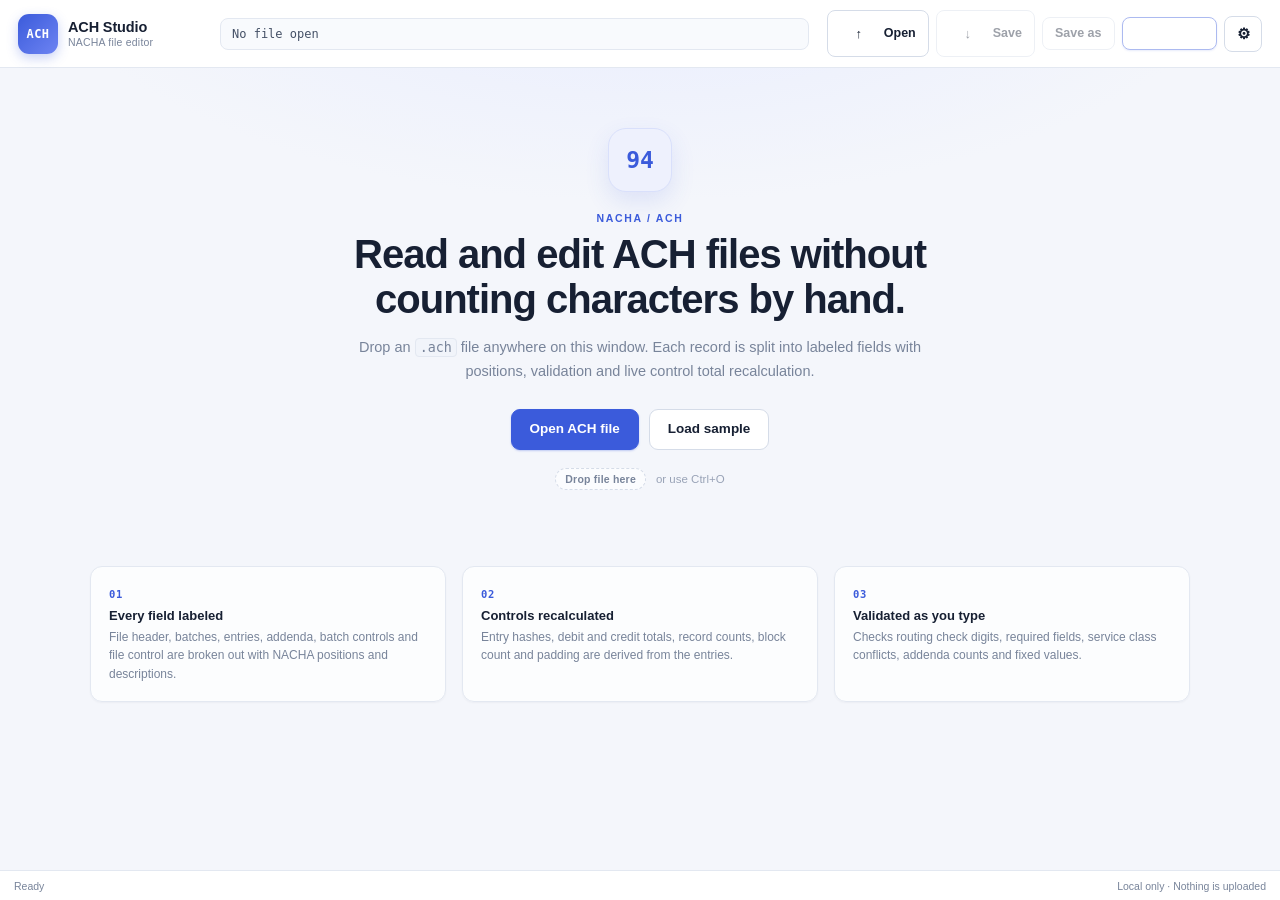
<file: index.html>
<!doctype html>
<html lang="en">
<head>
  <meta charset="utf-8">
  <meta name="viewport" content="width=device-width, initial-scale=1">
  <title>ACH Studio — NACHA file editor</title>
  <meta name="description" content="Open, inspect and edit NACHA ACH files with labeled fields and automatic control total recalculation.">
  <link rel="icon" href="data:image/svg+xml,%3Csvg xmlns='http://www.w3.org/2000/svg' viewBox='0 0 64 64'%3E%3Crect width='64' height='64' rx='14' fill='%233b5bdb'/%3E%3Ctext x='32' y='42' font-family='monospace' font-size='24' font-weight='700' text-anchor='middle' fill='white'%3EACH%3C/text%3E%3C/svg%3E">
  <link rel="stylesheet" href="css/styles.css">
</head>
<body>
  <div class="app">
    <header class="topbar">
      <div class="brand">
        <div class="brand-mark" aria-hidden="true">ACH</div>
        <div class="brand-text">
          <span class="brand-name">ACH Studio</span>
          <span class="brand-sub">NACHA file editor</span>
        </div>
      </div>

      <div class="file-meta">
        <span class="file-name" id="fileName">No file open</span>
        <span class="dirty-dot" id="dirtyDot" hidden title="Unsaved changes"></span>
      </div>

      <div class="top-actions">
        <button class="btn" id="btnOpen" type="button" title="Open an ACH file (Ctrl+O)">
          <span class="btn-icon" aria-hidden="true">&#8593;</span> Open
        </button>
        <button class="btn" id="btnSave" type="button" disabled title="Save (Ctrl+S)">
          <span class="btn-icon" aria-hidden="true">&#8595;</span> Save
        </button>
        <button class="btn" id="btnSaveAs" type="button" disabled title="Save as a new file (Ctrl+Shift+S)">Save as</button>
        <button class="btn btn-accent" id="btnRecalc" type="button" disabled title="Recalculate all control totals, hashes, counts and padding">
          Recalculate
        </button>
        <div class="menu-wrap">
          <button class="btn btn-icon" id="btnSettings" type="button" aria-label="Settings" aria-expanded="false" title="Settings">&#9881;</button>
          <div class="menu" id="settingsMenu" hidden>
            <div class="menu-head">Settings</div>
            <label class="menu-check">
              <input type="checkbox" id="optAutoFix" checked>
              <span>
                <strong>Protect derived fields</strong>
                <small>Recalculate hashes, counts and totals as you edit</small>
              </span>
            </label>
            <label class="menu-check">
              <input type="checkbox" id="optWhitespace">
              <span>
                <strong>Show spaces in raw records</strong>
                <small>Display spaces as dots so blank padding is visible</small>
              </span>
            </label>
            <div class="menu-sep"></div>
            <label class="menu-row">
              <span>Line endings</span>
              <select id="optLineEnding">
                <option value="crlf">Windows (CRLF)</option>
                <option value="lf">Unix (LF)</option>
              </select>
            </label>
            <label class="menu-check">
              <input type="checkbox" id="optFinalNewline">
              <span>
                <strong>End file with a newline</strong>
                <small>Most ACH files include a final line break</small>
              </span>
            </label>
            <div class="menu-sep"></div>
            <button class="menu-action" id="btnRawFile" type="button">View raw file&hellip;</button>
            <button class="menu-action" id="btnLoadSampleMenu" type="button">Load sample file</button>
          </div>
        </div>
      </div>
    </header>

    <div class="banner" id="banner" hidden>
      <div class="banner-body">
        <span class="banner-dot" aria-hidden="true"></span>
        <div class="banner-text">
          <strong id="bannerTitle"></strong>
          <span id="bannerMessage"></span>
        </div>
      </div>
      <div class="banner-actions" id="bannerActions"></div>
    </div>

    <div class="empty" id="emptyState">
      <div class="empty-inner">
        <div class="empty-mark" aria-hidden="true">94</div>
        <p class="eyebrow">NACHA / ACH</p>
        <h1>Read and edit ACH files without counting characters by hand.</h1>
        <p class="empty-lead">
          Drop an <code>.ach</code> file anywhere on this window. Each record is split into
          labeled fields with positions, validation and live control total recalculation.
        </p>
        <div class="empty-actions">
          <button class="btn btn-accent btn-lg" id="btnOpenEmpty" type="button">Open ACH file</button>
          <button class="btn btn-lg" id="btnSampleEmpty" type="button">Load sample</button>
        </div>
        <div class="drop-hint">
          <span class="drop-key">Drop file here</span>
          <span>or use Ctrl+O</span>
        </div>
        <div class="restore-host" id="restoreHost"></div>
      </div>
      <div class="feature-row">
        <div class="feature">
          <span class="feature-num">01</span>
          <strong>Every field labeled</strong>
          <p>File header, batches, entries, addenda, batch controls and file control are broken out with NACHA positions and descriptions.</p>
        </div>
        <div class="feature">
          <span class="feature-num">02</span>
          <strong>Controls recalculated</strong>
          <p>Entry hashes, debit and credit totals, record counts, block count and padding are derived from the entries.</p>
        </div>
        <div class="feature">
          <span class="feature-num">03</span>
          <strong>Validated as you type</strong>
          <p>Checks routing check digits, required fields, service class conflicts, addenda counts and fixed values.</p>
        </div>
      </div>
    </div>

    <div class="workspace" id="workspace" hidden>
      <aside class="sidebar" id="sidebar">
        <div class="sidebar-scroll">
          <div id="summaryHost"></div>
          <div class="outline-block">
            <div class="outline-title">Contents</div>
            <nav class="outline" id="outline" aria-label="File contents"></nav>
          </div>
          <div class="sidebar-tip">
            <strong>Tip</strong>
            <p>Derived fields have an <span class="auto-badge">AUTO</span> badge. Recalculate overwrites them from the entries.</p>
          </div>
        </div>
      </aside>

      <main class="main" id="main">
        <div class="main-inner">
          <div id="bannerInline"></div>
          <div id="mapHost"></div>
          <div id="diagnosticsHost"></div>
          <div id="sections"></div>
          <div class="main-footer">
            <span>ACH Studio runs entirely on this computer. Files are never uploaded.</span>
            <button class="linklike" id="btnRawFooter" type="button">View raw file</button>
          </div>
        </div>
      </main>
    </div>

    <footer class="statusbar">
      <span id="statusLeft">Ready</span>
      <span id="statusCenter"></span>
      <span id="statusRight"></span>
    </footer>
  </div>

  <div class="drop-overlay" id="dropOverlay" hidden>
    <div class="drop-overlay-inner">
      <div class="drop-big">Drop ACH file</div>
      <p>The file stays on your computer.</p>
    </div>
  </div>

  <div class="toasts" id="toasts" aria-live="polite" aria-atomic="false"></div>
  <div id="modalRoot"></div>

  <datalist id="dl-return-codes"></datalist>
  <datalist id="dl-change-codes"></datalist>
  <input type="file" id="fileInput" accept=".ach,.txt,text/plain" hidden>

  <script src="js/core.js"></script>
  <script src="js/sample.js"></script>
  <script src="js/app.js"></script>
</body>
</html>
</file>
<file: css/styles.css>
/* ACH Studio — styles */
:root {
  --bg: #f4f6fb;
  --surface: #ffffff;
  --surface-2: #f8fafd;
  --surface-3: #f1f4fa;
  --ink: #172033;
  --ink-2: #445066;
  --ink-3: #78849a;
  --ink-4: #98a2b6;
  --line: #e3e8f1;
  --line-2: #d5dce8;
  --accent: #3b5bdb;
  --accent-dark: #2f49b2;
  --accent-soft: #eef1fd;
  --accent-line: #d9e0fb;
  --green: #0f7a58;
  --green-soft: #e7f6f0;
  --red: #c22b42;
  --red-soft: #fdeef1;
  --amber: #9a6503;
  --amber-soft: #fff4dc;
  --violet: #6341b8;
  --violet-soft: #f2edfc;
  --violet-line: #e2d8f8;
  --mono: ui-monospace, SFMono-Regular, "Cascadia Mono", "Roboto Mono", Consolas, monospace;
  --shadow-sm: 0 1px 2px rgba(16, 24, 40, 0.04);
  --shadow-md: 0 8px 24px rgba(23, 32, 51, 0.08);
  --radius: 12px;
}

*,
*::before,
*::after { box-sizing: border-box; }

[hidden] { display: none !important; }

html,
body { height: 100%; }

body {
  margin: 0;
  font-family: -apple-system, BlinkMacSystemFont, "Segoe UI", Roboto, "Helvetica Neue", Arial, sans-serif;
  font-size: 14px;
  color: var(--ink);
  background: var(--bg);
  -webkit-font-smoothing: antialiased;
  text-rendering: optimizeLegibility;
}

button,
input,
select,
textarea { font: inherit; }

button { color: inherit; }

code {
  font-family: var(--mono);
  font-size: 0.92em;
  background: var(--surface-3);
  border: 1px solid var(--line);
  border-radius: 4px;
  padding: 1px 4px;
}

::selection { background: #cdd8ff; }

.app {
  height: 100vh;
  display: flex;
  flex-direction: column;
  overflow: hidden;
}

/* ------------------------------------------------------------------ *
 * Top bar
 * ------------------------------------------------------------------ */

.topbar {
  position: relative;
  z-index: 30;
  flex: 0 0 auto;
  display: flex;
  align-items: center;
  gap: 18px;
  min-height: 64px;
  padding: 10px 18px;
  background: rgba(255, 255, 255, 0.96);
  border-bottom: 1px solid var(--line);
  backdrop-filter: blur(8px);
}

.brand {
  display: flex;
  align-items: center;
  gap: 10px;
  flex: 0 0 auto;
  min-width: 184px;
}

.brand-mark {
  width: 40px;
  height: 40px;
  border-radius: 11px;
  display: grid;
  place-items: center;
  color: #fff;
  font-family: var(--mono);
  font-size: 12px;
  font-weight: 700;
  letter-spacing: 0.03em;
  background: linear-gradient(135deg, #3b5bdb 0%, #6d83f2 100%);
  box-shadow: 0 4px 12px rgba(59, 91, 219, 0.28);
}

.brand-text {
  display: flex;
  flex-direction: column;
  line-height: 1.2;
}

.brand-name { font-size: 14.5px; font-weight: 700; letter-spacing: -0.01em; }
.brand-sub { font-size: 10.5px; color: var(--ink-3); letter-spacing: 0.02em; }

.file-meta {
  flex: 1 1 auto;
  min-width: 0;
  display: flex;
  align-items: center;
  gap: 8px;
  padding: 8px 11px;
  background: var(--surface-2);
  border: 1px solid var(--line);
  border-radius: 8px;
}

.file-name {
  min-width: 0;
  overflow: hidden;
  white-space: nowrap;
  text-overflow: ellipsis;
  font-family: var(--mono);
  font-size: 12px;
  color: var(--ink-2);
}

.dirty-dot {
  flex: 0 0 auto;
  width: 8px;
  height: 8px;
  border-radius: 50%;
  background: var(--accent);
  box-shadow: 0 0 0 3px rgba(59, 91, 219, 0.15);
}

.top-actions {
  flex: 0 0 auto;
  display: flex;
  align-items: center;
  gap: 7px;
}

/* ------------------------------------------------------------------ *
 * Buttons and menus
 * ------------------------------------------------------------------ */

.btn {
  display: inline-flex;
  align-items: center;
  justify-content: center;
  gap: 6px;
  padding: 8px 12px;
  border: 1px solid var(--line-2);
  border-radius: 8px;
  background: var(--surface);
  color: var(--ink);
  font-size: 12.5px;
  font-weight: 600;
  line-height: 1.2;
  white-space: nowrap;
  cursor: pointer;
  text-decoration: none;
  transition: background 0.14s ease, border-color 0.14s ease, color 0.14s ease, box-shadow 0.14s ease;
}

.btn:hover { background: #f7f9ff; border-color: #c9d3ea; }
.btn:active { transform: translateY(0.5px); }
.btn:focus-visible { outline: none; box-shadow: 0 0 0 3px rgba(59, 91, 219, 0.2); }
.btn:disabled { opacity: 0.42; cursor: not-allowed; background: var(--surface); }
.btn:disabled:hover { border-color: var(--line-2); }

.btn-accent {
  color: #fff;
  background: var(--accent);
  border-color: var(--accent);
  box-shadow: 0 1px 2px rgba(59, 91, 219, 0.28);
}
.btn-accent:hover { background: var(--accent-dark); border-color: var(--accent-dark); }

.btn-danger {
  color: #fff;
  background: var(--red);
  border-color: var(--red);
}
.btn-danger:hover { background: #a92237; border-color: #a92237; }

.btn-ghost {
  background: transparent;
  border-color: transparent;
  color: var(--ink-3);
}
.btn-ghost:hover { background: var(--surface-3); border-color: transparent; color: var(--ink); }

.btn-sm { padding: 6px 10px; font-size: 11.5px; border-radius: 7px; }
.btn-xs { padding: 4px 8px; font-size: 10.5px; border-radius: 6px; }
.btn-lg { padding: 11px 18px; font-size: 13.5px; border-radius: 9px; }
.btn-icon { width: 38px; padding: 8px 0; font-size: 15px; }
.btn .btn-icon { font-size: 13px; line-height: 1; }

.icon-btn {
  display: inline-grid;
  place-items: center;
  width: 30px;
  height: 30px;
  padding: 0;
  border: 0;
  border-radius: 6px;
  background: transparent;
  color: var(--ink-3);
  font-size: 20px;
  line-height: 1;
  cursor: pointer;
}
.icon-btn:hover { background: var(--surface-3); color: var(--ink); }

.linklike {
  padding: 0;
  border: 0;
  background: none;
  color: var(--accent);
  font-size: inherit;
  font-weight: 600;
  cursor: pointer;
}
.linklike:hover { text-decoration: underline; }

.menu-wrap { position: relative; }

.menu {
  position: absolute;
  top: calc(100% + 8px);
  right: 0;
  z-index: 80;
  width: 318px;
  padding: 8px;
  background: var(--surface);
  border: 1px solid var(--line);
  border-radius: var(--radius);
  box-shadow: 0 18px 48px rgba(23, 32, 51, 0.18);
  animation: menu-in 0.14s ease-out;
}

.menu-head {
  padding: 6px 10px 7px;
  font-size: 10px;
  font-weight: 700;
  letter-spacing: 0.09em;
  text-transform: uppercase;
  color: var(--ink-4);
}

.menu-check {
  display: flex;
  align-items: flex-start;
  gap: 10px;
  padding: 9px 10px;
  border-radius: 8px;
  cursor: pointer;
}
.menu-check:hover { background: var(--surface-2); }
.menu-check input { margin: 2px 0 0; accent-color: var(--accent); flex: 0 0 auto; }
.menu-check strong { display: block; font-size: 12.5px; font-weight: 600; color: var(--ink); }
.menu-check small { display: block; margin-top: 2px; font-size: 11px; line-height: 1.35; color: var(--ink-3); }

.menu-sep { height: 1px; margin: 6px 4px; background: var(--line); }

.menu-row {
  display: flex;
  align-items: center;
  justify-content: space-between;
  gap: 10px;
  padding: 8px 10px;
  font-size: 12px;
  color: var(--ink-2);
}
.menu-row select {
  border: 1px solid var(--line-2);
  border-radius: 6px;
  padding: 5px 7px;
  background: var(--surface);
  font-size: 12px;
  color: var(--ink);
}

.menu-action {
  display: block;
  width: 100%;
  padding: 9px 10px;
  border: 0;
  border-radius: 7px;
  background: transparent;
  text-align: left;
  font-size: 12.5px;
  color: var(--ink-2);
  cursor: pointer;
}
.menu-action:hover { background: var(--surface-2); color: var(--ink); }

/* ------------------------------------------------------------------ *
 * Banner
 * ------------------------------------------------------------------ */

.banner {
  flex: 0 0 auto;
  display: flex;
  align-items: center;
  justify-content: space-between;
  gap: 16px;
  padding: 9px 18px;
  border-bottom: 1px solid var(--line);
  font-size: 12.5px;
}

.banner-error { background: #fdf1f3; border-bottom-color: #f4cdd4; color: #7c1c2a; }
.banner-warn { background: #fff8e9; border-bottom-color: #f0ddb4; color: #7a5408; }

.banner-body { display: flex; align-items: center; gap: 10px; min-width: 0; }
.banner-dot { flex: 0 0 auto; width: 9px; height: 9px; border-radius: 50%; background: currentColor; box-shadow: 0 0 0 3px rgba(255, 255, 255, 0.55); }
.banner-text { min-width: 0; }
.banner-text strong { display: block; font-size: 12.5px; }
.banner-text span { display: block; margin-top: 1px; opacity: 0.86; font-size: 11.5px; }
.banner-actions { display: flex; align-items: center; gap: 7px; flex: 0 0 auto; }
.banner-actions .btn { background: rgba(255, 255, 255, 0.7); border-color: rgba(23, 32, 51, 0.12); color: inherit; }
.banner-actions .btn:hover { background: #fff; }
.banner-actions .btn-accent { color: #fff; background: var(--accent); border-color: var(--accent); }

/* ------------------------------------------------------------------ *
 * Empty state
 * ------------------------------------------------------------------ */

.empty {
  flex: 1 1 auto;
  min-height: 0;
  overflow-y: auto;
  display: flex;
  flex-direction: column;
  align-items: center;
  padding: 60px 24px 0;
  background:
    radial-gradient(900px 420px at 50% -160px, #e6ebff 0%, rgba(230, 235, 255, 0) 70%),
    var(--bg);
}

.empty-inner { width: 100%; max-width: 730px; text-align: center; }

.empty-mark {
  width: 64px;
  height: 64px;
  margin: 0 auto 20px;
  display: grid;
  place-items: center;
  border-radius: 18px;
  border: 1px solid var(--accent-line);
  background: var(--accent-soft);
  color: var(--accent);
  font-family: var(--mono);
  font-size: 23px;
  font-weight: 700;
  box-shadow: 0 10px 24px rgba(59, 91, 219, 0.12);
}

.eyebrow {
  margin: 0;
  font-size: 10.5px;
  font-weight: 700;
  letter-spacing: 0.16em;
  text-transform: uppercase;
  color: var(--accent);
}

.empty h1 {
  margin: 8px 0 14px;
  font-size: clamp(28px, 4.4vw, 40px);
  line-height: 1.12;
  letter-spacing: -0.025em;
  font-weight: 750;
}

.empty-lead {
  max-width: 580px;
  margin: 0 auto;
  font-size: 14.5px;
  line-height: 1.65;
  color: var(--ink-3);
}

.empty-actions {
  display: flex;
  align-items: center;
  justify-content: center;
  gap: 10px;
  margin-top: 26px;
  flex-wrap: wrap;
}

.drop-hint {
  display: flex;
  align-items: center;
  justify-content: center;
  gap: 10px;
  margin-top: 18px;
  font-size: 11.5px;
  color: var(--ink-4);
}

.drop-key {
  display: inline-flex;
  align-items: center;
  padding: 4px 9px;
  border: 1px dashed var(--line-2);
  border-radius: 999px;
  background: rgba(255, 255, 255, 0.65);
  font-size: 10.5px;
  font-weight: 600;
  letter-spacing: 0.02em;
  color: var(--ink-3);
}

.restore-host { margin-top: 24px; }

.restore-card {
  display: flex;
  align-items: center;
  gap: 12px;
  max-width: 620px;
  margin: 0 auto;
  padding: 12px 14px;
  text-align: left;
  background: var(--surface);
  border: 1px solid var(--line);
  border-radius: 11px;
  box-shadow: var(--shadow-sm);
}

.restore-icon {
  flex: 0 0 auto;
  width: 34px;
  height: 34px;
  display: grid;
  place-items: center;
  border-radius: 9px;
  background: var(--accent-soft);
  color: var(--accent);
  font-size: 18px;
}

.restore-body { display: flex; flex-direction: column; min-width: 0; }
.restore-body strong { font-size: 12.5px; }
.restore-body span { margin-top: 2px; overflow: hidden; white-space: nowrap; text-overflow: ellipsis; font-family: var(--mono); font-size: 10.5px; color: var(--ink-3); }
.restore-actions { display: flex; gap: 6px; margin-left: auto; flex: 0 0 auto; }

.feature-row {
  display: grid;
  grid-template-columns: repeat(3, minmax(0, 1fr));
  gap: 16px;
  width: 100%;
  max-width: 1100px;
  margin: 52px auto 0;
  padding-bottom: 48px;
}

.feature {
  padding: 18px;
  text-align: left;
  background: rgba(255, 255, 255, 0.78);
  border: 1px solid var(--line);
  border-radius: var(--radius);
  box-shadow: var(--shadow-sm);
}

.feature-num {
  font-family: var(--mono);
  font-size: 10.5px;
  font-weight: 700;
  color: var(--accent);
  letter-spacing: 0.06em;
}
.feature strong { display: block; margin: 7px 0 5px; font-size: 13px; }
.feature p { margin: 0; font-size: 12px; line-height: 1.55; color: var(--ink-3); }

/* ------------------------------------------------------------------ *
 * Workspace and sidebar
 * ------------------------------------------------------------------ */

.workspace {
  flex: 1 1 auto;
  min-height: 0;
  display: grid;
  grid-template-columns: 288px minmax(0, 1fr);
}

.sidebar {
  min-height: 0;
  background: #f8faff;
  border-right: 1px solid var(--line);
}

.sidebar-scroll {
  height: 100%;
  overflow-y: auto;
  padding: 16px 14px 34px;
  display: flex;
  flex-direction: column;
  gap: 16px;
}

.summary-card {
  padding: 14px;
  background: var(--surface);
  border: 1px solid var(--line);
  border-radius: var(--radius);
  box-shadow: var(--shadow-sm);
}

.summary-head {
  display: flex;
  align-items: center;
  justify-content: space-between;
  gap: 8px;
  margin-bottom: 12px;
  font-size: 10.5px;
  font-weight: 700;
  letter-spacing: 0.07em;
  text-transform: uppercase;
  color: var(--ink-3);
}

.validation-pill {
  padding: 3px 7px;
  border-radius: 999px;
  font-size: 9.5px;
  letter-spacing: 0.03em;
  text-transform: none;
  white-space: nowrap;
}
.validation-pill.ok { color: var(--green); background: var(--green-soft); }
.validation-pill.warn { color: var(--amber); background: var(--amber-soft); }
.validation-pill.bad { color: var(--red); background: var(--red-soft); }

.stat-grid {
  display: grid;
  grid-template-columns: repeat(2, minmax(0, 1fr));
  gap: 7px;
}

.stat {
  display: flex;
  flex-direction: column;
  gap: 2px;
  padding: 7px 9px;
  background: var(--surface-2);
  border: 1px solid #eef2f8;
  border-radius: 8px;
}
.stat-wide { grid-column: span 2; }
.stat-label { font-size: 9.5px; font-weight: 600; letter-spacing: 0.055em; text-transform: uppercase; color: var(--ink-4); }
.stat-value { font-size: 14px; font-weight: 700; font-variant-numeric: tabular-nums; letter-spacing: -0.01em; }
.stat-value.mono { font-family: var(--mono); font-size: 12px; font-weight: 600; letter-spacing: 0.02em; }
.stat-value.pos { color: var(--green); }
.stat-value.neg { color: var(--red); }

.summary-foot {
  margin-top: 10px;
  padding-top: 9px;
  border-top: 1px dashed var(--line);
  font-size: 10.5px;
  line-height: 1.4;
  color: var(--ink-4);
}

.outline-block { padding: 0 2px; }

.outline-title {
  padding: 0 6px;
  margin-bottom: 6px;
  font-size: 10px;
  font-weight: 700;
  letter-spacing: 0.08em;
  text-transform: uppercase;
  color: var(--ink-4);
}

.outline { display: flex; flex-direction: column; gap: 1px; }

.outline-item {
  display: flex;
  align-items: center;
  gap: 8px;
  width: 100%;
  padding: 7px 8px;
  border: 0;
  border-radius: 7px;
  background: transparent;
  color: var(--ink-2);
  font-size: 12px;
  text-align: left;
  cursor: pointer;
}
.outline-item:hover { background: #edf2fe; color: var(--accent); }
.outline-text { min-width: 0; overflow: hidden; white-space: nowrap; text-overflow: ellipsis; }
.outline-count {
  margin-left: auto;
  padding: 0 5px;
  border: 1px solid var(--line);
  border-radius: 999px;
  background: var(--surface);
  font-family: var(--mono);
  font-size: 9.5px;
  color: var(--ink-3);
}

.outline-dot,
.map-legend i {
  flex: 0 0 auto;
  width: 7px;
  height: 7px;
  border-radius: 50%;
  display: inline-block;
}

.outline-dot.type-1, .map-legend i.type-1 { background: #3b5bdb; }
.outline-dot.type-5, .map-legend i.type-5 { background: #0e7490; }
.outline-dot.type-6, .map-legend i.type-6 { background: #0f7a58; }
.outline-dot.type-7, .map-legend i.type-7 { background: #b7791f; }
.outline-dot.type-9, .map-legend i.type-9 { background: #475569; }
.outline-dot.type-pad { background: #c3ccdd; }

.sidebar-tip {
  padding: 11px 12px;
  background: var(--surface);
  border: 1px dashed var(--line-2);
  border-radius: 10px;
  font-size: 11px;
  line-height: 1.5;
  color: var(--ink-3);
}
.sidebar-tip strong { display: block; margin-bottom: 3px; color: var(--ink-2); }
.sidebar-tip p { margin: 0; }

.auto-badge {
  display: inline-flex;
  align-items: center;
  padding: 1px 5px;
  border: 1px solid var(--violet-line);
  border-radius: 4px;
  background: var(--violet-soft);
  color: var(--violet);
  font-size: 8.5px;
  font-weight: 700;
  letter-spacing: 0.07em;
  line-height: 1.5;
}

/* ------------------------------------------------------------------ *
 * Main column
 * ------------------------------------------------------------------ */

.main {
  min-width: 0;
  min-height: 0;
  overflow-y: auto;
  background: var(--bg);
  scroll-behavior: smooth;
}

.main-inner {
  max-width: 1180px;
  margin: 0 auto;
  padding: 18px 22px 46px;
}

.map-panel {
  margin-bottom: 14px;
  padding: 12px 14px;
  background: var(--surface);
  border: 1px solid var(--line);
  border-radius: var(--radius);
  box-shadow: var(--shadow-sm);
}

.map-head {
  display: flex;
  align-items: center;
  justify-content: space-between;
  gap: 14px;
  flex-wrap: wrap;
}

.map-head h2 {
  margin: 0;
  font-size: 11px;
  font-weight: 700;
  letter-spacing: 0.07em;
  text-transform: uppercase;
  color: var(--ink-3);
}
.map-sub { display: block; margin-top: 2px; font-size: 10.5px; color: var(--ink-4); }

.map-legend {
  display: flex;
  align-items: center;
  gap: 10px;
  flex-wrap: wrap;
  font-size: 10px;
  color: var(--ink-4);
}
.map-legend span { display: inline-flex; align-items: center; gap: 4px; }

.map-strip {
  display: flex;
  align-items: center;
  flex-wrap: wrap;
  gap: 4px;
  margin-top: 10px;
}

.map-chip {
  width: 23px;
  height: 23px;
  padding: 0;
  display: grid;
  place-items: center;
  border: 1px solid transparent;
  border-radius: 5px;
  color: #fff;
  font-family: var(--mono);
  font-size: 10.5px;
  font-weight: 700;
  cursor: pointer;
  transition: transform 0.12s ease, box-shadow 0.12s ease;
}
.map-chip:hover { transform: translateY(-1px); box-shadow: 0 3px 8px rgba(23, 32, 51, 0.2); }
.map-chip.type-1 { background: #3b5bdb; }
.map-chip.type-5 { background: #0e7490; }
.map-chip.type-6 { background: #0f7a58; }
.map-chip.type-7 { background: #b7791f; }
.map-chip.type-8 { background: #7c3aed; }
.map-chip.type-9 { background: #475569; }
.map-chip.type-pad { background: #f1f4f9; border-color: #d9e0eb; color: #64748b; }

.map-more { align-self: center; padding: 0 3px; font-size: 10.5px; color: var(--ink-4); }

/* ------------------------------------------------------------------ *
 * Panels / diagnostics
 * ------------------------------------------------------------------ */

.panel {
  margin-bottom: 14px;
  background: var(--surface);
  border: 1px solid var(--line);
  border-radius: var(--radius);
  box-shadow: var(--shadow-sm);
  overflow: hidden;
}

.panel-head {
  display: flex;
  align-items: flex-start;
  justify-content: space-between;
  gap: 14px;
  padding: 12px 15px;
  border-bottom: 1px solid var(--line);
  flex-wrap: wrap;
}

.panel-head h2 { margin: 0; font-size: 12.5px; font-weight: 700; letter-spacing: 0.01em; }
.panel-sub { display: block; margin-top: 2px; font-size: 10.5px; color: var(--ink-4); }

.diag-counts { display: flex; align-items: center; gap: 6px; flex-wrap: wrap; }

.count-badge {
  padding: 3px 8px;
  border-radius: 999px;
  font-size: 10px;
  font-weight: 700;
  white-space: nowrap;
}
.count-badge.bad { color: var(--red); background: var(--red-soft); }
.count-badge.warn { color: var(--amber); background: var(--amber-soft); }
.count-badge.ok { color: var(--green); background: var(--green-soft); }

.diag-empty {
  display: flex;
  align-items: center;
  gap: 12px;
  padding: 14px 16px;
}

.diag-ok {
  flex: 0 0 auto;
  width: 30px;
  height: 30px;
  display: grid;
  place-items: center;
  border-radius: 50%;
  background: var(--green-soft);
  color: var(--green);
  font-size: 14px;
  font-weight: 700;
}
.diag-empty strong { display: block; font-size: 12.5px; color: var(--ink); }
.diag-empty span:not(.diag-ok) { display: block; margin-top: 2px; font-size: 11.5px; color: var(--ink-3); }

.diag-list {
  max-height: 318px;
  overflow-y: auto;
  margin: 0;
  padding: 6px;
  list-style: none;
}

.diag-item {
  display: flex;
  align-items: flex-start;
  gap: 9px;
  padding: 8px 9px;
  border-radius: 8px;
}
.diag-item + .diag-item { margin-top: 2px; }
.diag-item.error { background: #fdf4f5; }
.diag-item.warning { background: #fffbf2; }

.diag-mark {
  flex: 0 0 auto;
  width: 19px;
  height: 19px;
  margin-top: 1px;
  display: grid;
  place-items: center;
  border-radius: 50%;
  font-family: var(--mono);
  font-size: 10px;
  font-weight: 700;
}
.diag-item.error .diag-mark { background: #f7d6dc; color: var(--red); }
.diag-item.warning .diag-mark { background: #f6e4bc; color: var(--amber); }

.diag-copy { flex: 1 1 auto; min-width: 0; }
.diag-copy p { margin: 0; font-size: 12px; line-height: 1.4; color: var(--ink-2); }
.diag-path { display: block; margin-top: 2px; font-size: 10px; color: var(--ink-4); }

.diag-go {
  flex: 0 0 auto;
  padding: 3px 7px;
  border: 1px solid var(--line);
  border-radius: 6px;
  background: var(--surface);
  color: var(--ink-3);
  font-size: 10px;
  font-weight: 600;
  cursor: pointer;
}
.diag-go:hover { border-color: var(--accent-line); color: var(--accent); background: var(--accent-soft); }

/* ------------------------------------------------------------------ *
 * Sections
 * ------------------------------------------------------------------ */

.file-block,
.batch-block { margin-bottom: 22px; scroll-margin-top: 18px; }

.section-head { margin: 0 0 10px 2px; }
.section-kicker {
  display: block;
  font-size: 10px;
  font-weight: 700;
  letter-spacing: 0.09em;
  text-transform: uppercase;
  color: var(--accent);
}
.section-head h2,
.batch-head h2 {
  margin: 2px 0 3px;
  font-size: 18px;
  line-height: 1.2;
  letter-spacing: -0.015em;
  font-weight: 700;
}
.section-head p {
  max-width: 820px;
  margin: 0;
  font-size: 12px;
  line-height: 1.5;
  color: var(--ink-3);
}

.batch-head {
  display: flex;
  align-items: center;
  justify-content: space-between;
  gap: 16px;
  margin-bottom: 10px;
  padding: 13px 15px;
  background: linear-gradient(180deg, #ffffff 0%, #f9faff 100%);
  border: 1px solid var(--line);
  border-radius: var(--radius);
  box-shadow: var(--shadow-sm);
}
.batch-ident { display: flex; align-items: center; gap: 12px; min-width: 0; }
.batch-ident > div { min-width: 0; }
.batch-head h2 { overflow: hidden; white-space: nowrap; text-overflow: ellipsis; }
.batch-head p { margin: 0; font-size: 11px; color: var(--ink-3); }
.batch-num {
  flex: 0 0 auto;
  width: 42px;
  height: 42px;
  display: grid;
  place-items: center;
  border-radius: 10px;
  background: var(--accent-soft);
  border: 1px solid var(--accent-line);
  color: var(--accent);
  font-family: var(--mono);
  font-size: 16px;
  font-weight: 700;
}
.batch-tools { display: flex; align-items: center; gap: 7px; flex: 0 0 auto; }

.entries-block {
  margin: 12px 0 12px 18px;
  padding-left: 16px;
  border-left: 2px solid #e4e9f5;
}

.entries-head {
  display: flex;
  align-items: center;
  gap: 8px;
  margin: 0 0 8px;
}
.entries-head h3 { margin: 0; font-size: 10.5px; font-weight: 700; letter-spacing: 0.08em; text-transform: uppercase; color: var(--ink-3); }
.count-pill {
  padding: 0 6px;
  border: 1px solid var(--line);
  border-radius: 999px;
  background: var(--surface);
  font-family: var(--mono);
  font-size: 9.5px;
  color: var(--ink-3);
}
.entries-note { margin-left: 3px; font-size: 10.5px; color: var(--ink-4); }

.entries-empty {
  padding: 18px;
  text-align: center;
  background: var(--surface);
  border: 1px dashed var(--line-2);
  border-radius: 10px;
}
.entries-empty p { margin: 0 0 10px; font-size: 12px; color: var(--ink-3); }

.add-batch-row {
  display: flex;
  align-items: center;
  gap: 12px;
  margin: 4px 0 24px 2px;
  font-size: 11px;
  color: var(--ink-4);
}

/* ------------------------------------------------------------------ *
 * Records
 * ------------------------------------------------------------------ */

.record {
  background: var(--surface);
  border: 1px solid var(--line);
  border-radius: var(--radius);
  box-shadow: var(--shadow-sm);
  overflow: hidden;
  scroll-margin-top: 18px;
}
.record + .record,
.record + .raw-preview { margin-top: 10px; }
.record-embedded { border-color: #e6ebf4; box-shadow: none; }

.record.flash { animation: flash 1.4s ease-out; }

.record-head {
  display: flex;
  align-items: center;
  justify-content: space-between;
  gap: 12px;
  padding: 9px 13px;
  background: #fcfdff;
  border-bottom: 1px solid #edf1f7;
}
.record-ident { display: flex; align-items: center; gap: 9px; min-width: 0; }
.record-ident h3 { margin: 0; font-size: 12px; font-weight: 700; letter-spacing: 0.005em; }
.record-meta { display: block; margin-top: 1px; font-size: 10px; color: var(--ink-4); font-variant-numeric: tabular-nums; }
.record-tools { display: flex; align-items: center; gap: 5px; flex: 0 0 auto; }

.rec-chip {
  flex: 0 0 auto;
  width: 24px;
  height: 24px;
  display: grid;
  place-items: center;
  border-radius: 6px;
  color: #fff;
  font-family: var(--mono);
  font-size: 11px;
  font-weight: 700;
}
.rec-chip.type-1 { background: #3b5bdb; }
.rec-chip.type-5 { background: #0e7490; }
.rec-chip.type-6 { background: #0f7a58; }
.rec-chip.type-7 { background: #b7791f; }
.rec-chip.type-8 { background: #7c3aed; }
.rec-chip.type-9 { background: #475569; }

.fields-grid {
  display: grid;
  grid-template-columns: repeat(3, minmax(0, 1fr));
  gap: 10px 8px;
  padding: 13px;
}

.field {
  min-width: 0;
  display: flex;
  flex-direction: column;
  gap: 4px;
  padding: 5px 6px 6px;
  border: 1px solid transparent;
  border-radius: 8px;
  transition: background 0.12s ease, border-color 0.12s ease;
}
.field-wide { grid-column: span 2; }
.field:focus-within { background: #f8faff; border-color: #e1e7f9; }

.field-head { display: flex; align-items: center; justify-content: space-between; gap: 6px; }
.field-head label {
  min-width: 0;
  overflow: hidden;
  white-space: nowrap;
  text-overflow: ellipsis;
  font-size: 9.5px;
  font-weight: 700;
  letter-spacing: 0.055em;
  text-transform: uppercase;
  color: #5e6a7f;
}
.field-tags { display: flex; align-items: center; gap: 4px; flex: 0 0 auto; }
.field-pos {
  padding: 1px 4px;
  border-radius: 3px;
  background: #f5f7fb;
  color: #9aa4b8;
  font-family: var(--mono);
  font-size: 8.5px;
  line-height: 1.5;
}

.input-wrap { position: relative; display: flex; align-items: center; }
.field-input {
  width: 100%;
  min-width: 0;
  padding: 7px 8px;
  border: 1px solid var(--line-2);
  border-radius: 6px;
  background: var(--surface);
  color: var(--ink);
  font-family: var(--mono);
  font-size: 12px;
  line-height: 1.25;
  letter-spacing: -0.01em;
  transition: border-color 0.12s ease, box-shadow 0.12s ease, background 0.12s ease;
}
.field-input:hover { border-color: #c4cee0; }
.field-input:focus {
  outline: none;
  border-color: var(--accent);
  box-shadow: 0 0 0 3px rgba(59, 91, 219, 0.13);
  background: #fff;
}
.field-input[readonly] { background: #f7f9fd; border-color: #e8edf6; color: #48546a; cursor: default; }
.field-input[readonly]:focus { box-shadow: 0 0 0 3px rgba(59, 91, 219, 0.08); border-color: #b9c5e5; }
.field-fixed .field-input { color: #6c778c; background: #f8fafd; }
.field-derived .field-input[readonly] { background: #f6f3fd; border-color: #e7e0fa; color: #4c3c88; }
.field-money .field-input { text-align: right; font-variant-numeric: tabular-nums; }
.input-wrap.has-prefix .field-input { padding-left: 17px; }
.money-prefix {
  position: absolute;
  left: 7px;
  z-index: 1;
  color: #8993a7;
  font-family: var(--mono);
  font-size: 11px;
  pointer-events: none;
}

.field-foot { display: flex; flex-direction: column; gap: 2px; min-height: 12px; }
.field-note {
  overflow: hidden;
  white-space: nowrap;
  text-overflow: ellipsis;
  font-size: 9.5px;
  line-height: 1.3;
  color: #8b95a8;
}
.field-issue { display: none; font-size: 9.5px; line-height: 1.3; color: var(--red); }

.field.has-error { background: #fff7f8; border-color: #f4d4da; }
.field.has-error .field-input { border-color: #e7a4b0; background: #fffafb; }
.field.has-error .field-issue { display: block; }
.field.has-error .field-note { display: none; }

.field.has-warning { background: #fffbf3; border-color: #f5e5c4; }
.field.has-warning .field-input { border-color: #e6cb93; background: #fffdf8; }
.field.has-warning .field-issue { display: block; color: var(--amber); }
.field.has-warning .field-note { display: none; }

.field-input.input-invalid { border-color: var(--red); background: #fff7f8; box-shadow: 0 0 0 3px rgba(194, 43, 66, 0.12); }

/* ------------------------------------------------------------------ *
 * Entries
 * ------------------------------------------------------------------ */

.entry-block {
  margin-top: 10px;
  padding-left: 10px;
  border-left: 3px solid #e7ecf8;
  scroll-margin-top: 18px;
}
.entry-block:first-of-type { margin-top: 0; }

.entry-head {
  display: flex;
  align-items: center;
  justify-content: space-between;
  gap: 12px;
  margin-bottom: 6px;
}
.entry-ident { display: flex; align-items: center; gap: 9px; min-width: 0; }
.entry-ident > div { min-width: 0; }
.entry-num {
  flex: 0 0 auto;
  width: 22px;
  height: 22px;
  display: grid;
  place-items: center;
  border-radius: 50%;
  background: var(--accent-soft);
  color: var(--accent);
  font-family: var(--mono);
  font-size: 10px;
  font-weight: 700;
}
.entry-head h4 { margin: 0; font-size: 12.5px; font-weight: 700; overflow: hidden; white-space: nowrap; text-overflow: ellipsis; }
.entry-meta { display: block; margin-top: 1px; font-size: 10.5px; color: var(--ink-3); font-variant-numeric: tabular-nums; }
.entry-meta .pos { color: var(--green); font-weight: 600; }
.entry-meta .neg { color: var(--red); font-weight: 600; }
.entry-tools { display: flex; align-items: center; gap: 5px; flex: 0 0 auto; }

.entry-empty-addenda {
  margin-top: 6px;
  padding: 8px 12px;
  background: #fbfcff;
  border: 1px dashed #e4e9f3;
  border-radius: 8px;
  font-size: 10.5px;
  color: var(--ink-4);
}

/* ------------------------------------------------------------------ *
 * Raw previews
 * ------------------------------------------------------------------ */

.raw-preview {
  padding: 10px 14px 12px;
  background: #0f172a;
  border-top: 1px dashed #263349;
}
.raw-preview-head {
  display: flex;
  align-items: center;
  justify-content: space-between;
  gap: 10px;
  margin-bottom: 6px;
  color: #93a2b8;
  font-size: 10px;
}
.raw-preview .btn {
  padding: 3px 7px;
  border-color: #334155;
  background: #1b263a;
  color: #cbd5e1;
  font-size: 9.5px;
}
.raw-preview .btn:hover { background: #263449; border-color: #475569; color: #fff; }
.raw-preview pre {
  margin: 0;
  color: #d8e1ef;
  font-family: var(--mono);
  font-size: 11px;
  line-height: 1.65;
  white-space: pre-wrap;
  word-break: break-all;
}

/* ------------------------------------------------------------------ *
 * Padding and footer
 * ------------------------------------------------------------------ */

.padding-block { margin-top: 2px; }

.padding-card {
  display: flex;
  align-items: center;
  gap: 14px;
  padding: 14px 16px;
  background: #fbfcff;
  border: 1px dashed var(--line-2);
  border-radius: var(--radius);
}
.pad-glyph {
  flex: 0 0 auto;
  width: 38px;
  height: 38px;
  display: grid;
  place-items: center;
  border-radius: 9px;
  background: #eef2f8;
  color: #64748b;
  font-family: var(--mono);
  font-size: 16px;
  font-weight: 700;
}
.padding-copy { flex: 1 1 auto; min-width: 0; }
.padding-copy h2 { margin: 2px 0 3px; font-size: 15px; font-weight: 700; letter-spacing: -0.01em; }
.padding-copy p { max-width: 700px; margin: 0; font-size: 11.5px; line-height: 1.5; color: var(--ink-3); }
.padding-stats { display: flex; gap: 18px; flex: 0 0 auto; }
.padding-stats span { font-size: 10px; color: var(--ink-4); text-align: right; }
.padding-stats strong { display: block; color: var(--ink-2); font-family: var(--mono); font-size: 14px; }

.main-footer {
  display: flex;
  align-items: center;
  justify-content: space-between;
  gap: 14px;
  margin-top: 18px;
  padding-top: 14px;
  border-top: 1px solid var(--line);
  font-size: 10.5px;
  color: var(--ink-4);
}

/* ------------------------------------------------------------------ *
 * Status bar
 * ------------------------------------------------------------------ */

.statusbar {
  flex: 0 0 auto;
  display: grid;
  grid-template-columns: minmax(0, 1fr) auto minmax(0, 1fr);
  gap: 12px;
  align-items: center;
  height: 30px;
  padding: 0 14px;
  background: var(--surface);
  border-top: 1px solid var(--line);
  font-size: 10.5px;
  color: var(--ink-3);
}
#statusLeft, #statusCenter, #statusRight {
  overflow: hidden;
  white-space: nowrap;
  text-overflow: ellipsis;
}
#statusCenter { text-align: center; font-variant-numeric: tabular-nums; }
#statusRight { text-align: right; }

/* ------------------------------------------------------------------ *
 * Drop overlay
 * ------------------------------------------------------------------ */

.drop-overlay {
  position: fixed;
  inset: 0;
  z-index: 300;
  display: grid;
  place-items: center;
  padding: 24px;
  background: rgba(18, 27, 52, 0.55);
  backdrop-filter: blur(3px);
}
.drop-overlay-inner {
  width: min(560px, 88vw);
  padding: 48px 32px;
  text-align: center;
  border: 2px dashed rgba(255, 255, 255, 0.62);
  border-radius: 22px;
  background: rgba(59, 91, 219, 0.34);
  color: #fff;
  box-shadow: 0 24px 80px rgba(0, 0, 0, 0.25);
}
.drop-big { font-size: 26px; font-weight: 750; letter-spacing: -0.02em; }
.drop-overlay-inner p { margin: 6px 0 0; font-size: 13px; opacity: 0.82; }

/* ------------------------------------------------------------------ *
 * Toasts
 * ------------------------------------------------------------------ */

.toasts {
  position: fixed;
  right: 18px;
  bottom: 44px;
  z-index: 400;
  display: flex;
  flex-direction: column;
  align-items: flex-end;
  gap: 8px;
  pointer-events: none;
}

.toast {
  max-width: 380px;
  padding: 10px 14px;
  border-left: 3px solid #64748b;
  border-radius: 9px;
  background: #111827;
  color: #f8fafc;
  font-size: 12px;
  line-height: 1.45;
  box-shadow: 0 12px 32px rgba(15, 23, 42, 0.28);
  animation: toast-in 0.18s ease-out;
  pointer-events: auto;
}
.toast-success { border-left-color: #34d399; }
.toast-warn { border-left-color: #fbbf24; }
.toast-error { border-left-color: #f87171; }
.toast-out { animation: toast-out 0.26s ease-in forwards; }

/* ------------------------------------------------------------------ *
 * Modals
 * ------------------------------------------------------------------ */

body.modal-open { overflow: hidden; }

.modal-backdrop {
  position: fixed;
  inset: 0;
  z-index: 350;
  display: flex;
  align-items: center;
  justify-content: center;
  padding: 20px;
  background: rgba(15, 23, 42, 0.52);
  backdrop-filter: blur(2px);
  animation: fade-in 0.14s ease-out;
}

.modal {
  display: flex;
  flex-direction: column;
  width: min(600px, 100%);
  max-height: 90vh;
  overflow: hidden;
  background: var(--surface);
  border-radius: 14px;
  box-shadow: 0 28px 90px rgba(15, 23, 42, 0.38);
  animation: modal-in 0.17s ease-out;
}
.modal-wide { width: min(1040px, 100%); }

.modal-head {
  display: flex;
  align-items: center;
  justify-content: space-between;
  gap: 12px;
  padding: 13px 17px;
  border-bottom: 1px solid var(--line);
}
.modal-head h2 { margin: 0; font-size: 14px; font-weight: 700; letter-spacing: -0.01em; }

.modal-body {
  padding: 16px 17px;
  overflow: auto;
  font-size: 12.5px;
  line-height: 1.55;
  color: var(--ink-2);
}
.modal-text { margin: 0; }

.modal-foot {
  display: flex;
  align-items: center;
  justify-content: flex-end;
  gap: 8px;
  padding: 12px 17px;
  background: #fbfcfe;
  border-top: 1px solid var(--line);
}

.raw-toolbar {
  display: flex;
  align-items: center;
  justify-content: space-between;
  gap: 12px;
  flex-wrap: wrap;
  margin-bottom: 8px;
  font-size: 10.5px;
  color: var(--ink-3);
}
.raw-note { color: var(--ink-4); }

.raw-full {
  max-height: 60vh;
  margin: 0;
  padding: 14px;
  overflow: auto;
  border-radius: 9px;
  background: #0f172a;
  color: #d8e1ef;
  font-family: var(--mono);
  font-size: 11px;
  line-height: 1.65;
  white-space: pre;
  tab-size: 4;
}

/* ------------------------------------------------------------------ *
 * Animation and scrollbars
 * ------------------------------------------------------------------ */

@keyframes menu-in {
  from { opacity: 0; transform: translateY(-4px); }
  to { opacity: 1; transform: translateY(0); }
}
@keyframes toast-in {
  from { opacity: 0; transform: translateY(8px); }
  to { opacity: 1; transform: translateY(0); }
}
@keyframes toast-out {
  to { opacity: 0; transform: translateY(6px); }
}
@keyframes fade-in {
  from { opacity: 0; }
  to { opacity: 1; }
}
@keyframes modal-in {
  from { opacity: 0; transform: translateY(10px) scale(0.985); }
  to { opacity: 1; transform: translateY(0) scale(1); }
}
@keyframes flash {
  0% { box-shadow: 0 0 0 0 rgba(59, 91, 219, 0.45); }
  35% { box-shadow: 0 0 0 5px rgba(59, 91, 219, 0.16); }
  100% { box-shadow: 0 0 0 0 rgba(59, 91, 219, 0); }
}

* { scrollbar-width: thin; scrollbar-color: #cbd4e3 transparent; }
::-webkit-scrollbar { width: 10px; height: 10px; }
::-webkit-scrollbar-track { background: transparent; }
::-webkit-scrollbar-thumb { background: #ccd5e4; border: 3px solid transparent; border-radius: 999px; background-clip: padding-box; }
::-webkit-scrollbar-thumb:hover { background: #aebbd0; border: 3px solid transparent; background-clip: padding-box; }

/* ------------------------------------------------------------------ *
 * Responsive
 * ------------------------------------------------------------------ */

@media (max-width: 1240px) {
  .fields-grid { grid-template-columns: repeat(3, minmax(0, 1fr)); }
}

@media (max-width: 1020px) {
  .workspace { grid-template-columns: 244px minmax(0, 1fr); }
  .brand { min-width: 150px; }
  .brand-sub { display: none; }
  .fields-grid { grid-template-columns: repeat(2, minmax(0, 1fr)); }
  .field-wide { grid-column: span 2; }
  .top-actions .btn:not(.btn-accent):not(.btn-icon) { padding: 8px 9px; }
}

@media (max-width: 860px) {
  .app { height: 100dvh; }
  .topbar { flex-wrap: wrap; min-height: 0; gap: 8px 12px; }
  .file-meta { order: 3; flex-basis: 100%; }
  .top-actions { margin-left: auto; }
  .brand { min-width: 0; }
  .workspace { display: flex; flex-direction: column; overflow: hidden; }
  .sidebar {
    flex: 0 0 auto;
    border-right: 0;
    border-bottom: 1px solid var(--line);
  }
  .sidebar-scroll {
    flex-direction: row;
    align-items: stretch;
    gap: 8px;
    padding: 8px 12px;
    overflow-x: auto;
    overflow-y: hidden;
  }
  .summary-card { flex: 0 0 auto; padding: 8px 10px; }
  .summary-head { display: none; }
  .stat-grid { display: flex; align-items: stretch; gap: 6px; }
  .stat { flex: 0 0 auto; min-width: 78px; padding: 5px 7px; }
  .stat-wide { grid-column: auto; min-width: 124px; }
  .stat-label { font-size: 8.5px; }
  .stat-value { font-size: 12px; }
  .stat-value.mono { font-size: 10.5px; }
  .summary-foot { display: none; }
  .outline-block, .sidebar-tip { display: none; }
  .main { flex: 1 1 auto; }
  .main-inner { padding: 14px 14px 40px; }
  .feature-row { grid-template-columns: 1fr; }
  .empty { padding-top: 36px; }
  .batch-head { align-items: flex-start; flex-direction: column; }
  .entries-block { margin-left: 8px; padding-left: 10px; }
  .banner { align-items: flex-start; flex-direction: column; }
  .banner-actions { width: 100%; justify-content: flex-end; }
  .map-legend { display: none; }
}

@media (max-width: 620px) {
  .top-actions .btn span:not(.btn-icon) { display: none; }
  .top-actions .btn { padding: 8px 10px; }
  .btn-text { display: none; }
  .fields-grid { grid-template-columns: 1fr; }
  .field-wide { grid-column: span 1; }
  .entry-head { align-items: flex-start; flex-direction: column; }
  .padding-card { align-items: flex-start; flex-wrap: wrap; }
  .padding-stats { width: 100%; justify-content: flex-start; }
  .statusbar { grid-template-columns: 1fr auto; }
  #statusCenter { display: none; }
  .record-head { align-items: flex-start; }
  .record-tools .btn:not(:last-child) { display: none; }
  .toasts { left: 12px; right: 12px; bottom: 40px; align-items: stretch; }
  .toast { max-width: none; }
}

@media (prefers-reduced-motion: reduce) {
  *,
  *::before,
  *::after {
    animation-duration: 0.001ms !important;
    transition-duration: 0.001ms !important;
    scroll-behavior: auto !important;
  }
}
</file>
